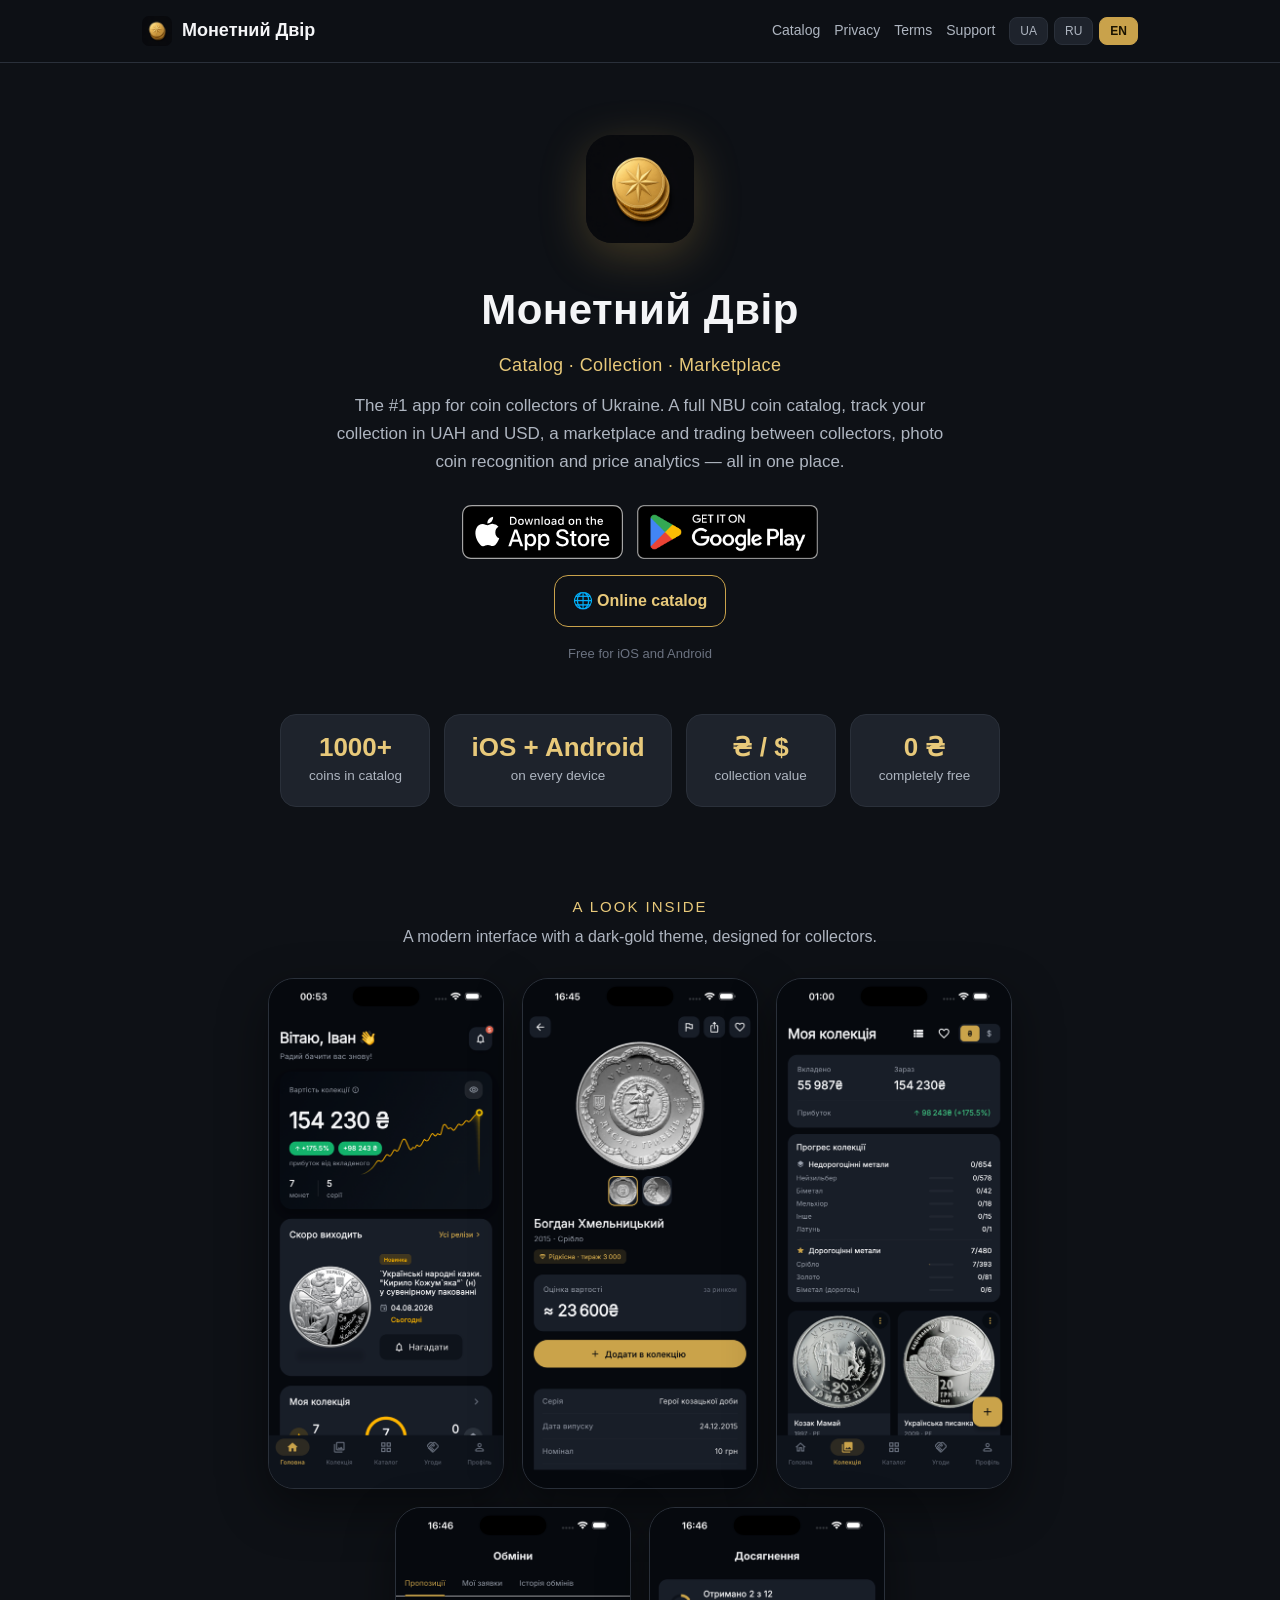
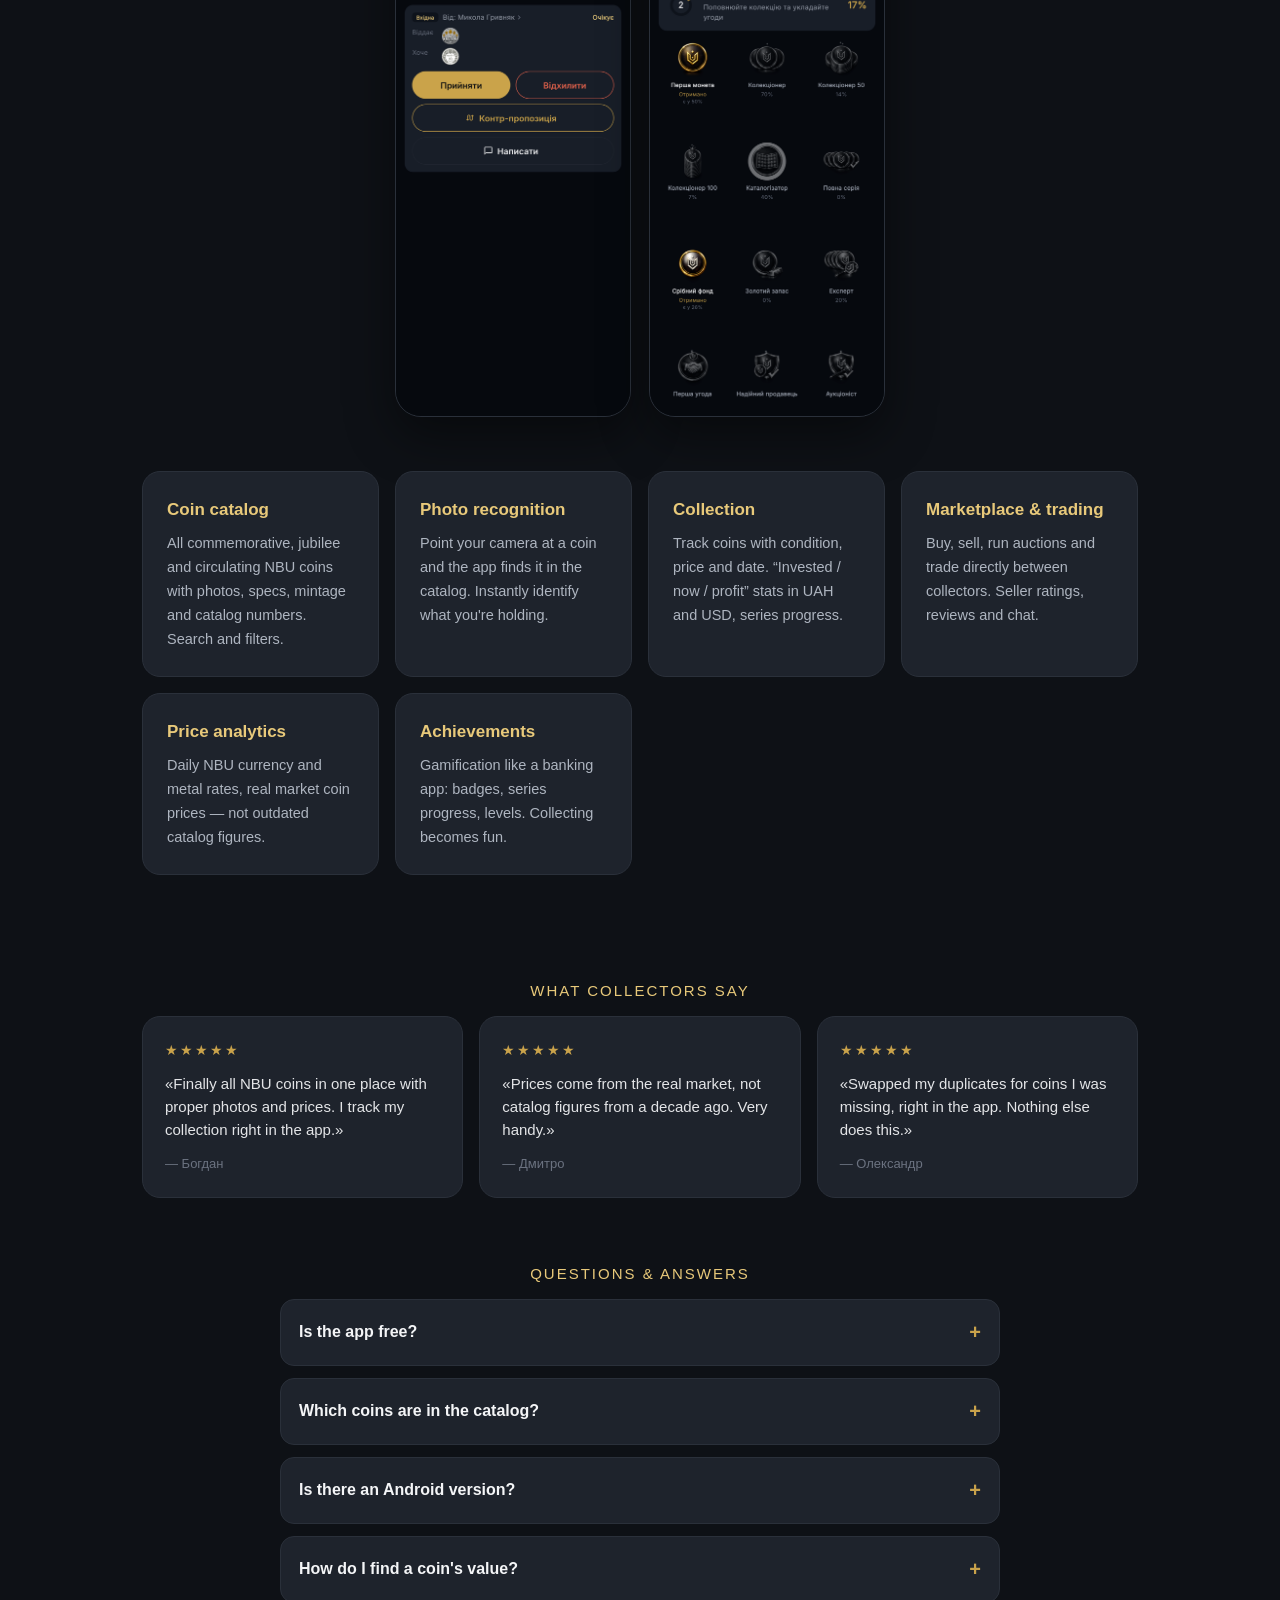
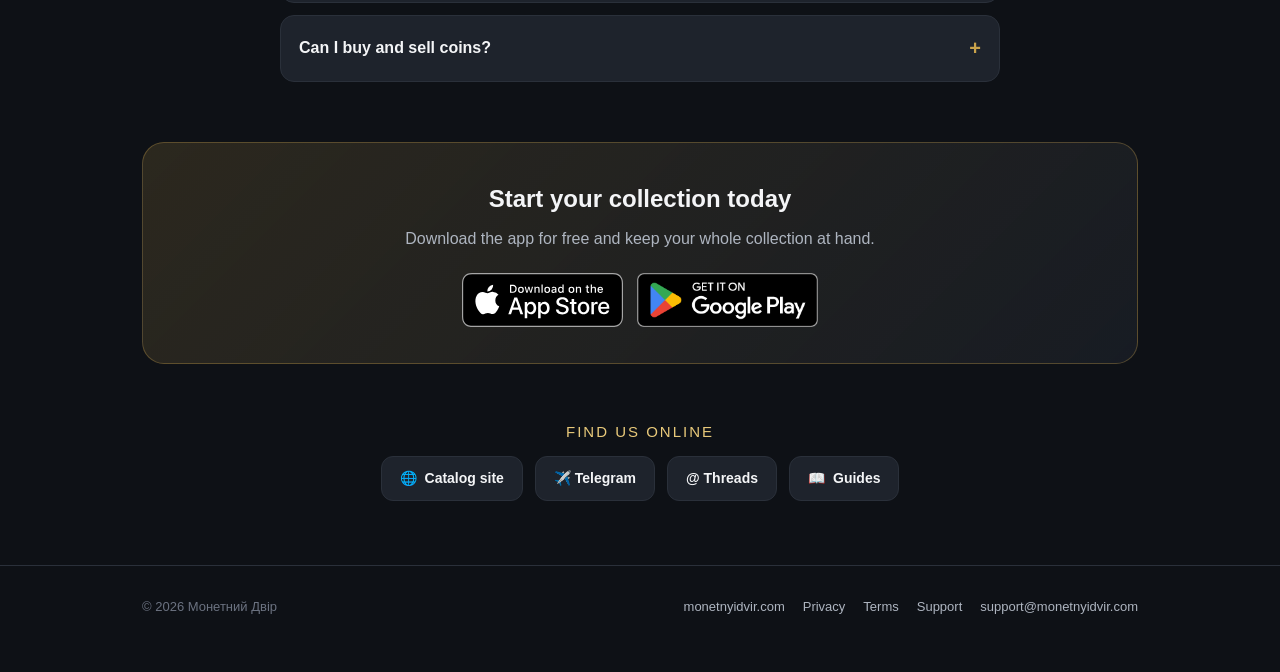
<file: index.html>
<!DOCTYPE html>
<html lang="uk">
<head>
<meta charset="UTF-8">
<meta name="viewport" content="width=device-width, initial-scale=1">
<title>Монетний Двір — каталог, колекція та маркет монет України</title>
<meta name="description" content="Монетний Двір — застосунок №1 для колекціонерів монет НБУ: каталог, облік колекції у ₴ і $, маркетплейс і обмін, розпізнавання монети по фото, аналітика цін. iOS та Android.">
<link rel="icon" href="assets/logo.png">
<link rel="apple-touch-icon" href="assets/logo.png">
<link rel="canonical" href="https://info.monetnyidvir.com/">
<meta property="og:type" content="website">
<meta property="og:site_name" content="Монетний Двір">
<meta property="og:title" content="Монетний Двір — каталог, колекція та маркет монет України">
<meta property="og:description" content="Застосунок №1 для колекціонерів монет НБУ: каталог, облік колекції, маркетплейс і обмін, розпізнавання по фото, аналітика цін. iOS та Android.">
<meta property="og:url" content="https://info.monetnyidvir.com/">
<meta property="og:image" content="https://monetnyidvir.com/og.png">
<meta name="twitter:card" content="summary_large_image">
<meta name="twitter:title" content="Монетний Двір — монети України">
<meta name="twitter:description" content="Каталог, колекція, маркет і обмін монет НБУ. Безкоштовно для iOS та Android.">
<meta name="twitter:image" content="https://monetnyidvir.com/og.png">
<link rel="stylesheet" href="styles.css">
</head>
<body>
<header class="site"><div class="wrap nav">
  <span class="brand"><img src="assets/logo.png" alt="">Монетний Двір</span>
  <span class="spacer"></span>
  <a class="link" href="https://monetnyidvir.com" target="_blank" rel="noopener">
    <span class="langline show" data-lang="uk">Каталог</span>
    <span class="langline" data-lang="ru">Каталог</span>
    <span class="langline" data-lang="en">Catalog</span></a>
  <a class="link" href="privacy.html">
    <span class="langline show" data-lang="uk">Політика</span>
    <span class="langline" data-lang="ru">Политика</span>
    <span class="langline" data-lang="en">Privacy</span></a>
  <a class="link" href="terms.html">
    <span class="langline show" data-lang="uk">Умови</span>
    <span class="langline" data-lang="ru">Условия</span>
    <span class="langline" data-lang="en">Terms</span></a>
  <a class="link" href="support.html">
    <span class="langline show" data-lang="uk">Підтримка</span>
    <span class="langline" data-lang="ru">Поддержка</span>
    <span class="langline" data-lang="en">Support</span></a>
  <span class="langs">
    <button data-set="uk" onclick="setLang('uk')">UA</button>
    <button data-set="ru" onclick="setLang('ru')">RU</button>
    <button data-set="en" onclick="setLang('en')">EN</button>
  </span>
</div></header>

<section class="hero"><div class="wrap">
  <img class="logo" src="assets/logo.png" alt="Монетний Двір">
  <h1>Монетний Двір</h1>

  <div data-lang="uk">
    <p class="tagline">Каталог · Колекція · Маркет</p>
    <p class="lead">Застосунок №1 для колекціонерів монет України. Каталог усіх монет НБУ, облік власної колекції у ₴ і $, маркетплейс і обмін між колекціонерами, розпізнавання монети по фото та аналітика цін — усе в одному місці.</p>
  </div>
  <div data-lang="ru">
    <p class="tagline">Каталог · Коллекция · Маркет</p>
    <p class="lead">Приложение №1 для коллекционеров монет Украины. Каталог всех монет НБУ, учёт коллекции в ₴ и $, маркетплейс и обмен между коллекционерами, распознавание монеты по фото и аналитика цен — всё в одном месте.</p>
  </div>
  <div data-lang="en">
    <p class="tagline">Catalog · Collection · Marketplace</p>
    <p class="lead">The #1 app for coin collectors of Ukraine. A full NBU coin catalog, track your collection in UAH and USD, a marketplace and trading between collectors, photo coin recognition and price analytics — all in one place.</p>
  </div>

  <div class="store-badges">
    <a class="store-badge" href="https://apps.apple.com/app/id6776618005" target="_blank" rel="noopener" aria-label="Download on the App Store"><img src="assets/appstore-badge.svg" alt="Download on the App Store"></a>
    <a class="store-badge" href="https://play.google.com/store/apps/details?id=com.monetnyidvir.app" target="_blank" rel="noopener" aria-label="Get it on Google Play"><img src="assets/googleplay-badge.png" alt="Get it on Google Play"></a>
  </div>
  <div class="badges" style="margin-top:16px">
    <a class="badge ghost" href="https://monetnyidvir.com" target="_blank" rel="noopener"><b>🌐 <span class="langline show" data-lang="uk">Каталог онлайн</span><span class="langline" data-lang="ru">Каталог онлайн</span><span class="langline" data-lang="en">Online catalog</span></b></a>
  </div>
  <p class="subnote">
    <span class="langline show" data-lang="uk">Безкоштовно для iOS та Android</span>
    <span class="langline" data-lang="ru">Бесплатно для iOS и Android</span>
    <span class="langline" data-lang="en">Free for iOS and Android</span>
  </p>
</div></section>

<section class="wrap"><div class="stats">
  <div class="stat"><b>1000+</b><span>
    <span class="langline show" data-lang="uk">монет у каталозі</span>
    <span class="langline" data-lang="ru">монет в каталоге</span>
    <span class="langline" data-lang="en">coins in catalog</span></span></div>
  <div class="stat"><b>iOS + Android</b><span>
    <span class="langline show" data-lang="uk">на всіх пристроях</span>
    <span class="langline" data-lang="ru">на всех устройствах</span>
    <span class="langline" data-lang="en">on every device</span></span></div>
  <div class="stat"><b>₴ / $</b><span>
    <span class="langline show" data-lang="uk">оцінка колекції</span>
    <span class="langline" data-lang="ru">оценка коллекции</span>
    <span class="langline" data-lang="en">collection value</span></span></div>
  <div class="stat"><b>0 ₴</b><span>
    <span class="langline show" data-lang="uk">повністю безкоштовно</span>
    <span class="langline" data-lang="ru">полностью бесплатно</span>
    <span class="langline" data-lang="en">completely free</span></span></div>
</div></section>

<section>
  <div class="wrap">
    <p class="section-title">
      <span class="langline show" data-lang="uk">Як це виглядає</span>
      <span class="langline" data-lang="ru">Как это выглядит</span>
      <span class="langline" data-lang="en">A look inside</span>
    </p>
    <p class="section-sub">
      <span class="langline show" data-lang="uk">Сучасний інтерфейс, темна золота тема, усе продумано для колекціонера.</span>
      <span class="langline" data-lang="ru">Современный интерфейс, тёмная золотая тема, всё продумано для коллекционера.</span>
      <span class="langline" data-lang="en">A modern interface with a dark-gold theme, designed for collectors.</span>
    </p>
  </div>
  <div class="shots wrap">
    <div class="shot"><img src="assets/screens/dashboard.png" alt="Головна — вартість колекції" loading="lazy"></div>
    <div class="shot"><img src="assets/screens/coin_card.png" alt="Картка монети з оцінкою" loading="lazy"></div>
    <div class="shot"><img src="assets/screens/collection_dark.png" alt="Моя колекція та статистика" loading="lazy"></div>
    <div class="shot"><img src="assets/screens/trade.png" alt="Обмін між колекціонерами" loading="lazy"></div>
    <div class="shot"><img src="assets/screens/achievements.png" alt="Досягнення" loading="lazy"></div>
  </div>
</section>

<section class="wrap"><div class="features">
  <!-- UK -->
  <div class="feature" data-lang="uk"><h3>Каталог монет</h3><p>Усі памʼятні, ювілейні та обігові монети НБУ з фото, характеристиками, тиражем і каталожними номерами. Пошук і фільтри.</p></div>
  <div class="feature" data-lang="uk"><h3>Розпізнавання по фото</h3><p>Наведіть камеру на монету — застосунок сам знайде її в каталозі. Швидко визначити, що у вас в руках.</p></div>
  <div class="feature" data-lang="uk"><h3>Колекція</h3><p>Облік монет зі станом, ціною й датою. Статистика «вкладено / зараз / прибуток» у ₴ і $, прогрес по серіях.</p></div>
  <div class="feature" data-lang="uk"><h3>Маркет і обмін</h3><p>Купівля, продаж, аукціони та прямий обмін між колекціонерами. Рейтинги продавців, відгуки й чат.</p></div>
  <div class="feature" data-lang="uk"><h3>Аналітика цін</h3><p>Курси валют і металів НБУ щодня, реальні ринкові ціни монет — а не застарілі каталожні цифри.</p></div>
  <div class="feature" data-lang="uk"><h3>Досягнення</h3><p>Гейміфікація як у банківському застосунку: ачивки, прогрес серій, рівні. Збирати монети стало цікаво.</p></div>
  <!-- RU -->
  <div class="feature" data-lang="ru"><h3>Каталог монет</h3><p>Все памятные, юбилейные и оборотные монеты НБУ с фото, характеристиками, тиражом и каталожными номерами. Поиск и фильтры.</p></div>
  <div class="feature" data-lang="ru"><h3>Распознавание по фото</h3><p>Наведите камеру на монету — приложение само найдёт её в каталоге. Быстро понять, что у вас в руках.</p></div>
  <div class="feature" data-lang="ru"><h3>Коллекция</h3><p>Учёт монет с состоянием, ценой и датой. Статистика «вложено / сейчас / прибыль» в ₴ и $, прогресс по сериям.</p></div>
  <div class="feature" data-lang="ru"><h3>Маркет и обмен</h3><p>Покупка, продажа, аукционы и прямой обмен между коллекционерами. Рейтинги продавцов, отзывы и чат.</p></div>
  <div class="feature" data-lang="ru"><h3>Аналитика цен</h3><p>Курсы валют и металлов НБУ ежедневно, реальные рыночные цены монет — а не устаревшие каталожные цифры.</p></div>
  <div class="feature" data-lang="ru"><h3>Достижения</h3><p>Геймификация как в банковском приложении: ачивки, прогресс серий, уровни. Коллекционировать стало интересно.</p></div>
  <!-- EN -->
  <div class="feature" data-lang="en"><h3>Coin catalog</h3><p>All commemorative, jubilee and circulating NBU coins with photos, specs, mintage and catalog numbers. Search and filters.</p></div>
  <div class="feature" data-lang="en"><h3>Photo recognition</h3><p>Point your camera at a coin and the app finds it in the catalog. Instantly identify what you're holding.</p></div>
  <div class="feature" data-lang="en"><h3>Collection</h3><p>Track coins with condition, price and date. “Invested / now / profit” stats in UAH and USD, series progress.</p></div>
  <div class="feature" data-lang="en"><h3>Marketplace & trading</h3><p>Buy, sell, run auctions and trade directly between collectors. Seller ratings, reviews and chat.</p></div>
  <div class="feature" data-lang="en"><h3>Price analytics</h3><p>Daily NBU currency and metal rates, real market coin prices — not outdated catalog figures.</p></div>
  <div class="feature" data-lang="en"><h3>Achievements</h3><p>Gamification like a banking app: badges, series progress, levels. Collecting becomes fun.</p></div>
</div></section>

<section class="wrap">
  <p class="section-title">
    <span class="langline show" data-lang="uk">Відгуки колекціонерів</span>
    <span class="langline" data-lang="ru">Отзывы коллекционеров</span>
    <span class="langline" data-lang="en">What collectors say</span>
  </p>
  <div class="quotes">
    <div class="quote"><div class="stars">★★★★★</div>
      <p data-lang="uk" class="show">«Нарешті всі монети НБУ в одному місці з нормальними фото і цінами. Веду колекцію прямо в застосунку.»</p>
      <p data-lang="ru">«Наконец-то все монеты НБУ в одном месте с нормальными фото и ценами. Веду коллекцию прямо в приложении.»</p>
      <p data-lang="en">«Finally all NBU coins in one place with proper photos and prices. I track my collection right in the app.»</p>
      <div class="who">— Богдан</div></div>
    <div class="quote"><div class="stars">★★★★★</div>
      <p data-lang="uk" class="show">«Ціни підтягуються з реального ринку, а не якісь каталожні цифри 10-річної давнини. Дуже зручно.»</p>
      <p data-lang="ru">«Цены подтягиваются с реального рынка, а не каталожные цифры 10-летней давности. Очень удобно.»</p>
      <p data-lang="en">«Prices come from the real market, not catalog figures from a decade ago. Very handy.»</p>
      <div class="who">— Дмитро</div></div>
    <div class="quote"><div class="stars">★★★★★</div>
      <p data-lang="uk" class="show">«Обміняв дублікати на монети, яких бракувало, прямо в застосунку. Такого більше ніде немає.»</p>
      <p data-lang="ru">«Обменял дубликаты на монеты, которых не хватало, прямо в приложении. Такого больше нигде нет.»</p>
      <p data-lang="en">«Swapped my duplicates for coins I was missing, right in the app. Nothing else does this.»</p>
      <div class="who">— Олександр</div></div>
  </div>
</section>

<section class="wrap">
  <p class="section-title">
    <span class="langline show" data-lang="uk">Питання й відповіді</span>
    <span class="langline" data-lang="ru">Вопросы и ответы</span>
    <span class="langline" data-lang="en">Questions & answers</span>
  </p>
  <!-- UK FAQ -->
  <div class="faq" data-lang="uk">
    <details><summary>Застосунок безкоштовний?</summary><p>Так, повністю безкоштовний для iOS та Android. Каталог, облік колекції, маркет і обмін доступні без оплати.</p></details>
    <details><summary>Які монети є в каталозі?</summary><p>Усі памʼятні, ювілейні та обігові монети НБУ — понад 1000 позицій із фото, характеристиками, тиражем і каталожними номерами.</p></details>
    <details><summary>Чи є версія для Android?</summary><p>Так. Застосунок доступний і в App Store, і в Google Play. Дані колекції синхронізуються з вашим акаунтом.</p></details>
    <details><summary>Як дізнатися вартість монети?</summary><p>На сторінці кожної монети показана реальна ринкова ціна на основі актуальних даних, а не застарілі каталожні цифри.</p></details>
    <details><summary>Можна купувати й продавати монети?</summary><p>Так, у застосунку є маркетплейс: продаж, купівля, аукціони та прямий обмін між колекціонерами з рейтингами й чатом.</p></details>
  </div>
  <!-- RU FAQ -->
  <div class="faq" data-lang="ru">
    <details><summary>Приложение бесплатное?</summary><p>Да, полностью бесплатное для iOS и Android. Каталог, учёт коллекции, маркет и обмен доступны без оплаты.</p></details>
    <details><summary>Какие монеты есть в каталоге?</summary><p>Все памятные, юбилейные и оборотные монеты НБУ — более 1000 позиций с фото, характеристиками, тиражом и каталожными номерами.</p></details>
    <details><summary>Есть версия для Android?</summary><p>Да. Приложение доступно и в App Store, и в Google Play. Данные коллекции синхронизируются с вашим аккаунтом.</p></details>
    <details><summary>Как узнать стоимость монеты?</summary><p>На странице каждой монеты показана реальная рыночная цена по актуальным данным, а не устаревшие каталожные цифры.</p></details>
    <details><summary>Можно покупать и продавать монеты?</summary><p>Да, в приложении есть маркетплейс: продажа, покупка, аукционы и прямой обмен между коллекционерами с рейтингами и чатом.</p></details>
  </div>
  <!-- EN FAQ -->
  <div class="faq" data-lang="en">
    <details><summary>Is the app free?</summary><p>Yes, completely free for iOS and Android. The catalog, collection tracking, marketplace and trading are all available at no cost.</p></details>
    <details><summary>Which coins are in the catalog?</summary><p>All commemorative, jubilee and circulating NBU coins — over 1,000 items with photos, specs, mintage and catalog numbers.</p></details>
    <details><summary>Is there an Android version?</summary><p>Yes. The app is on both the App Store and Google Play. Your collection syncs with your account.</p></details>
    <details><summary>How do I find a coin's value?</summary><p>Each coin's page shows a real market price based on current data, not outdated catalog figures.</p></details>
    <details><summary>Can I buy and sell coins?</summary><p>Yes, the app has a marketplace: selling, buying, auctions and direct trading between collectors, with ratings and chat.</p></details>
  </div>
</section>

<section class="wrap"><div class="cta-band">
  <h2>
    <span class="langline show" data-lang="uk">Почніть вести колекцію вже сьогодні</span>
    <span class="langline" data-lang="ru">Начните вести коллекцию уже сегодня</span>
    <span class="langline" data-lang="en">Start your collection today</span>
  </h2>
  <p>
    <span class="langline show" data-lang="uk">Завантажте застосунок безкоштовно й тримайте всю колекцію під рукою.</span>
    <span class="langline" data-lang="ru">Скачайте приложение бесплатно и держите всю коллекцию под рукой.</span>
    <span class="langline" data-lang="en">Download the app for free and keep your whole collection at hand.</span>
  </p>
  <div class="store-badges">
    <a class="store-badge" href="https://apps.apple.com/app/id6776618005" target="_blank" rel="noopener" aria-label="Download on the App Store"><img src="assets/appstore-badge.svg" alt="Download on the App Store"></a>
    <a class="store-badge" href="https://play.google.com/store/apps/details?id=com.monetnyidvir.app" target="_blank" rel="noopener" aria-label="Get it on Google Play"><img src="assets/googleplay-badge.png" alt="Get it on Google Play"></a>
  </div>
</div></section>

<section class="wrap">
  <p class="section-title">
    <span class="langline show" data-lang="uk">Ми в мережі</span>
    <span class="langline" data-lang="ru">Мы в сети</span>
    <span class="langline" data-lang="en">Find us online</span>
  </p>
  <div class="social">
    <a href="https://monetnyidvir.com" target="_blank" rel="noopener">🌐 <span class="langline show" data-lang="uk">Сайт-каталог</span><span class="langline" data-lang="ru">Сайт-каталог</span><span class="langline" data-lang="en">Catalog site</span></a>
    <a href="https://t.me/monetnyidvir" target="_blank" rel="noopener">✈️ Telegram</a>
    <a href="https://www.threads.com/@monetnyidvir" target="_blank" rel="noopener">@ Threads</a>
    <a href="https://monetnyidvir.com/uk/guides/" target="_blank" rel="noopener">📖 <span class="langline show" data-lang="uk">Гайди</span><span class="langline" data-lang="ru">Гайды</span><span class="langline" data-lang="en">Guides</span></a>
  </div>
</section>

<footer class="site"><div class="wrap row">
  <span>© 2026 Монетний Двір</span>
  <span class="spacer"></span>
  <a href="https://monetnyidvir.com" target="_blank" rel="noopener">monetnyidvir.com</a>
  <a href="privacy.html">Privacy</a>
  <a href="terms.html">Terms</a>
  <a href="support.html">Support</a>
  <a href="mailto:support@monetnyidvir.com">support@monetnyidvir.com</a>
</div></footer>

<script src="lang.js"></script>
</body>
</html>
</file>
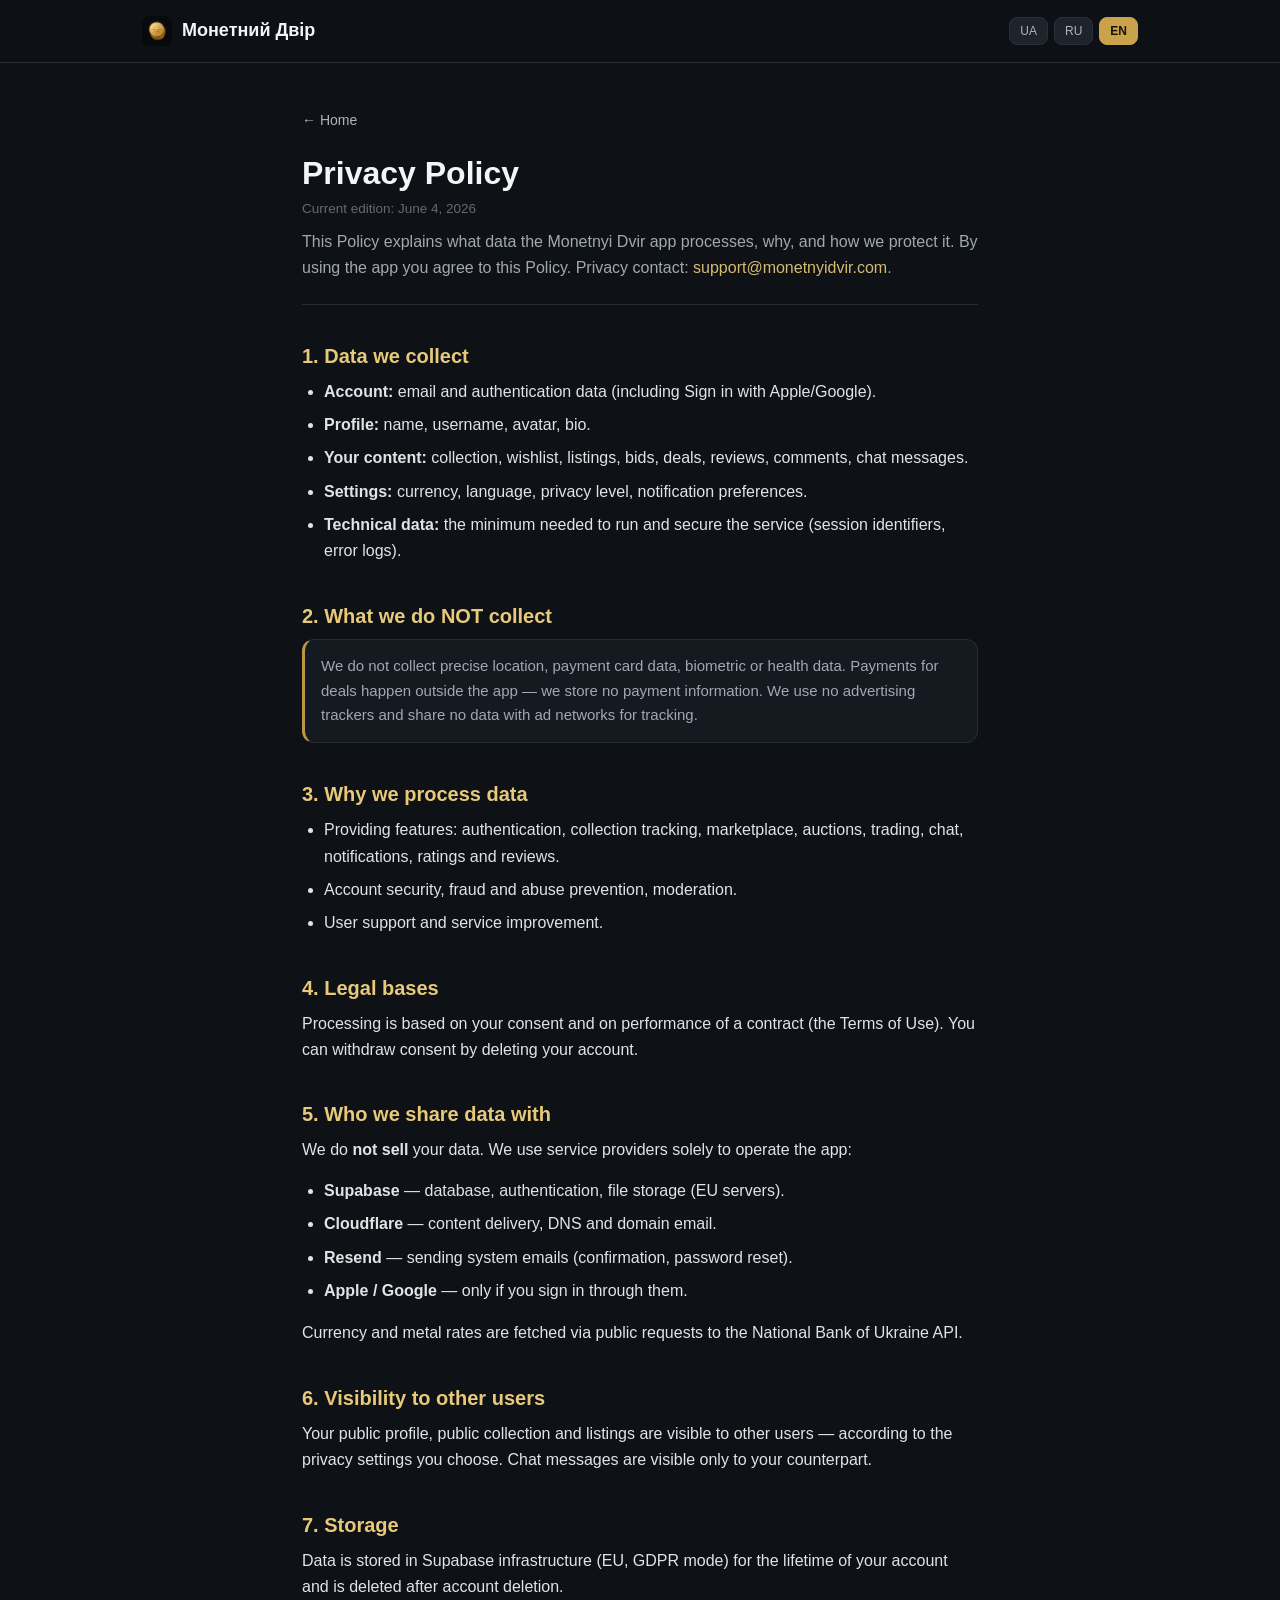
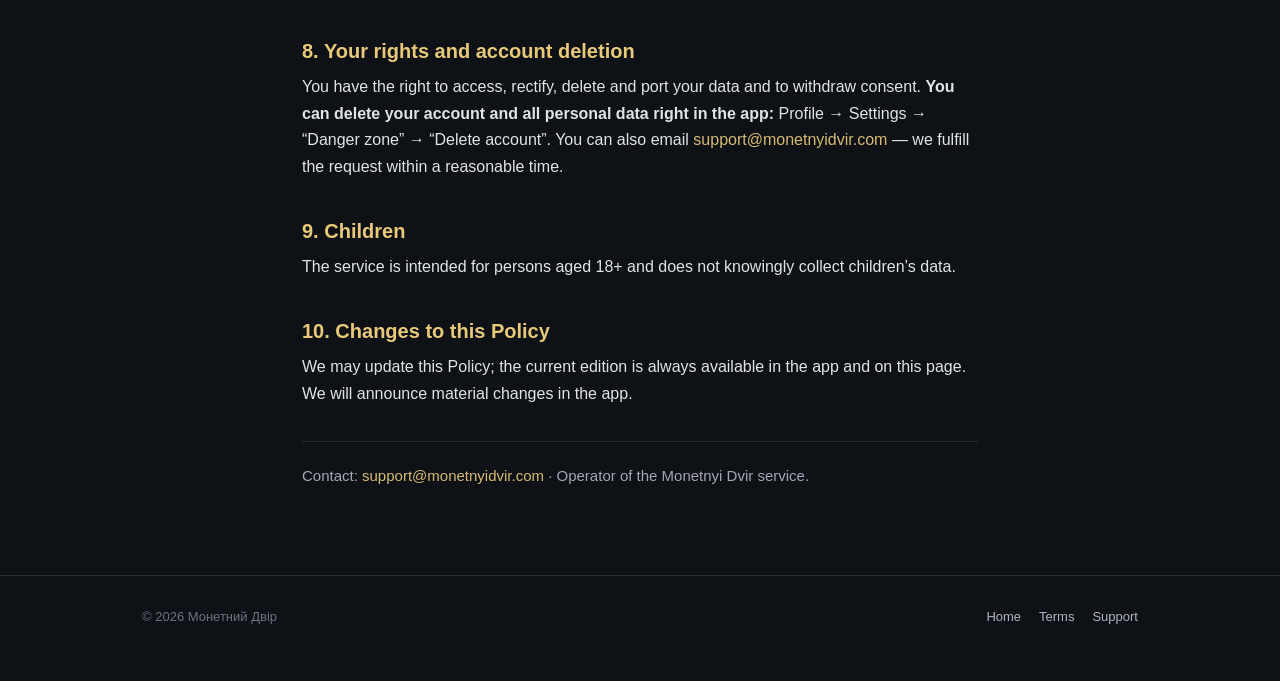
<file: privacy.html>
<!DOCTYPE html>
<html lang="uk">
<head>
<meta charset="UTF-8">
<meta name="viewport" content="width=device-width, initial-scale=1">
<title>Політика конфіденційності — Монетний Двір</title>
<meta name="description" content="Політика конфіденційності застосунку «Монетний Двір».">
<link rel="icon" href="assets/logo.png">
<link rel="stylesheet" href="styles.css">
</head>
<body>
<header class="site"><div class="wrap nav">
  <a class="brand" href="index.html"><img src="assets/logo.png" alt="">Монетний Двір</a>
  <span class="spacer"></span>
  <span class="langs">
    <button data-set="uk" onclick="setLang('uk')">UA</button>
    <button data-set="ru" onclick="setLang('ru')">RU</button>
    <button data-set="en" onclick="setLang('en')">EN</button>
  </span>
</div></header>

<main class="wrap page">

<!-- ════════ UK ════════ -->
<div data-lang="uk">
  <a class="back" href="index.html">← На головну</a>
  <h1>Політика конфіденційності</h1>
  <p class="edition">Чинна редакція: 4 червня 2026 р.</p>
  <p class="intro">Ця Політика пояснює, які дані обробляє застосунок «Монетний Двір», навіщо і як ми їх захищаємо. Користуючись застосунком, ви погоджуєтесь із цією Політикою. З питань приватності: <a href="mailto:support@monetnyidvir.com">support@monetnyidvir.com</a>.</p>

  <h2>1. Які дані ми збираємо</h2>
  <ul>
    <li><b>Обліковий запис:</b> email та дані автентифікації (зокрема при вході через Apple/Google).</li>
    <li><b>Профіль:</b> імʼя, username, аватар, опис «про себе».</li>
    <li><b>Ваш контент:</b> колекція, список бажань, оголошення, ставки, угоди, відгуки, коментарі, повідомлення чату.</li>
    <li><b>Налаштування:</b> валюта, мова, рівень приватності, налаштування сповіщень.</li>
    <li><b>Технічні дані:</b> мінімально потрібні для роботи й безпеки сервісу (ідентифікатори сесії, журнали помилок).</li>
  </ul>

  <h2>2. Чого ми НЕ збираємо</h2>
  <p class="note">Ми не збираємо точну геолокацію, дані платіжних карток, біометричні чи медичні дані. Розрахунки за угоди відбуваються поза застосунком — ми не зберігаємо платіжної інформації. Ми не використовуємо рекламних трекерів і не передаємо дані рекламним мережам для відстеження.</p>

  <h2>3. Навіщо ми обробляємо дані</h2>
  <ul>
    <li>Надання функцій: автентифікація, облік колекції, маркет, аукціони, обмін, чат, сповіщення, рейтинги й відгуки.</li>
    <li>Безпека акаунтів, запобігання шахрайству та зловживанням, модерація.</li>
    <li>Підтримка користувачів і покращення сервісу.</li>
  </ul>

  <h2>4. Правові підстави</h2>
  <p>Обробка ґрунтується на вашій згоді та на виконанні договору (Умов використання). Згоду можна відкликати, видаливши акаунт.</p>

  <h2>5. Кому ми передаємо дані</h2>
  <p>Ми <b>не продаємо</b> ваші дані. Залучаємо постачальників послуг лише для роботи застосунку:</p>
  <ul>
    <li><b>Supabase</b> — база даних, авторизація, сховище файлів (сервери в ЄС).</li>
    <li><b>Cloudflare</b> — мережа доставки, DNS і пошта домену.</li>
    <li><b>Resend</b> — надсилання системних листів (підтвердження, відновлення пароля).</li>
    <li><b>Apple / Google</b> — лише якщо ви входите через їхній вхід.</li>
  </ul>
  <p>Курси валют і металів отримуємо публічними запитами до API Національного банку України.</p>

  <h2>6. Видимість для інших користувачів</h2>
  <p>Ваш публічний профіль, публічна колекція та оголошення видно іншим користувачам — згідно з обраними вами налаштуваннями приватності. Повідомлення в чаті бачить лише ваш співрозмовник.</p>

  <h2>7. Зберігання</h2>
  <p>Дані зберігаються в інфраструктурі Supabase (ЄС, режим GDPR) протягом існування вашого акаунта і видаляються після видалення акаунта.</p>

  <h2>8. Ваші права та видалення акаунта</h2>
  <p>Ви маєте право на доступ, виправлення, видалення та перенесення даних і на відкликання згоди. <b>Видалити акаунт і всі особисті дані можна прямо в застосунку:</b> Профіль → Налаштування → «Небезпечна зона» → «Видалити акаунт». Також можна написати на <a href="mailto:support@monetnyidvir.com">support@monetnyidvir.com</a> — ми виконаємо запит у розумний строк.</p>

  <h2>9. Діти</h2>
  <p>Сервіс призначений для осіб віком від 18 років і свідомо не збирає даних дітей.</p>

  <h2>10. Зміни до Політики</h2>
  <p>Ми можемо оновлювати цю Політику; актуальна редакція завжди доступна в застосунку та на цій сторінці. Істотні зміни ми повідомимо в застосунку.</p>

  <p class="contact">Контакт: <a href="mailto:support@monetnyidvir.com">support@monetnyidvir.com</a> · Власник сервісу «Монетний Двір».</p>
</div>

<!-- ════════ RU ════════ -->
<div data-lang="ru">
  <a class="back" href="index.html">← На главную</a>
  <h1>Политика конфиденциальности</h1>
  <p class="edition">Действующая редакция: 4 июня 2026 г.</p>
  <p class="intro">Эта Политика объясняет, какие данные обрабатывает приложение «Монетний Двір», зачем и как мы их защищаем. Используя приложение, вы соглашаетесь с этой Политикой. По вопросам приватности: <a href="mailto:support@monetnyidvir.com">support@monetnyidvir.com</a>.</p>

  <h2>1. Какие данные мы собираем</h2>
  <ul>
    <li><b>Учётная запись:</b> email и данные аутентификации (в т.ч. при входе через Apple/Google).</li>
    <li><b>Профиль:</b> имя, username, аватар, описание «о себе».</li>
    <li><b>Ваш контент:</b> коллекция, список желаний, объявления, ставки, сделки, отзывы, комментарии, сообщения чата.</li>
    <li><b>Настройки:</b> валюта, язык, уровень приватности, настройки уведомлений.</li>
    <li><b>Технические данные:</b> минимально необходимые для работы и безопасности (идентификаторы сессии, журналы ошибок).</li>
  </ul>

  <h2>2. Что мы НЕ собираем</h2>
  <p class="note">Мы не собираем точную геолокацию, данные платёжных карт, биометрические или медицинские данные. Расчёты по сделкам происходят вне приложения — мы не храним платёжную информацию. Мы не используем рекламные трекеры и не передаём данные рекламным сетям для отслеживания.</p>

  <h2>3. Зачем мы обрабатываем данные</h2>
  <ul>
    <li>Предоставление функций: аутентификация, учёт коллекции, маркет, аукционы, обмен, чат, уведомления, рейтинги и отзывы.</li>
    <li>Безопасность аккаунтов, предотвращение мошенничества и злоупотреблений, модерация.</li>
    <li>Поддержка пользователей и улучшение сервиса.</li>
  </ul>

  <h2>4. Правовые основания</h2>
  <p>Обработка основана на вашем согласии и на исполнении договора (Условий использования). Согласие можно отозвать, удалив аккаунт.</p>

  <h2>5. Кому мы передаём данные</h2>
  <p>Мы <b>не продаём</b> ваши данные. Привлекаем поставщиков услуг только для работы приложения:</p>
  <ul>
    <li><b>Supabase</b> — база данных, авторизация, хранилище файлов (серверы в ЕС).</li>
    <li><b>Cloudflare</b> — сеть доставки, DNS и почта домена.</li>
    <li><b>Resend</b> — отправка системных писем (подтверждение, восстановление пароля).</li>
    <li><b>Apple / Google</b> — только если вы входите через их вход.</li>
  </ul>
  <p>Курсы валют и металлов получаем публичными запросами к API Национального банка Украины.</p>

  <h2>6. Видимость для других пользователей</h2>
  <p>Ваш публичный профиль, публичная коллекция и объявления видны другим пользователям — согласно выбранным вами настройкам приватности. Сообщения в чате видит только ваш собеседник.</p>

  <h2>7. Хранение</h2>
  <p>Данные хранятся в инфраструктуре Supabase (ЕС, режим GDPR) в течение существования вашего аккаунта и удаляются после удаления аккаунта.</p>

  <h2>8. Ваши права и удаление аккаунта</h2>
  <p>Вы имеете право на доступ, исправление, удаление и перенос данных и на отзыв согласия. <b>Удалить аккаунт и все личные данные можно прямо в приложении:</b> Профиль → Настройки → «Опасная зона» → «Удалить аккаунт». Также можно написать на <a href="mailto:support@monetnyidvir.com">support@monetnyidvir.com</a> — мы выполним запрос в разумный срок.</p>

  <h2>9. Дети</h2>
  <p>Сервис предназначен для лиц от 18 лет и сознательно не собирает данные детей.</p>

  <h2>10. Изменения Политики</h2>
  <p>Мы можем обновлять эту Политику; актуальная редакция всегда доступна в приложении и на этой странице. О существенных изменениях сообщим в приложении.</p>

  <p class="contact">Контакт: <a href="mailto:support@monetnyidvir.com">support@monetnyidvir.com</a> · Владелец сервиса «Монетний Двір».</p>
</div>

<!-- ════════ EN ════════ -->
<div data-lang="en">
  <a class="back" href="index.html">← Home</a>
  <h1>Privacy Policy</h1>
  <p class="edition">Current edition: June 4, 2026</p>
  <p class="intro">This Policy explains what data the Monetnyi Dvir app processes, why, and how we protect it. By using the app you agree to this Policy. Privacy contact: <a href="mailto:support@monetnyidvir.com">support@monetnyidvir.com</a>.</p>

  <h2>1. Data we collect</h2>
  <ul>
    <li><b>Account:</b> email and authentication data (including Sign in with Apple/Google).</li>
    <li><b>Profile:</b> name, username, avatar, bio.</li>
    <li><b>Your content:</b> collection, wishlist, listings, bids, deals, reviews, comments, chat messages.</li>
    <li><b>Settings:</b> currency, language, privacy level, notification preferences.</li>
    <li><b>Technical data:</b> the minimum needed to run and secure the service (session identifiers, error logs).</li>
  </ul>

  <h2>2. What we do NOT collect</h2>
  <p class="note">We do not collect precise location, payment card data, biometric or health data. Payments for deals happen outside the app — we store no payment information. We use no advertising trackers and share no data with ad networks for tracking.</p>

  <h2>3. Why we process data</h2>
  <ul>
    <li>Providing features: authentication, collection tracking, marketplace, auctions, trading, chat, notifications, ratings and reviews.</li>
    <li>Account security, fraud and abuse prevention, moderation.</li>
    <li>User support and service improvement.</li>
  </ul>

  <h2>4. Legal bases</h2>
  <p>Processing is based on your consent and on performance of a contract (the Terms of Use). You can withdraw consent by deleting your account.</p>

  <h2>5. Who we share data with</h2>
  <p>We do <b>not sell</b> your data. We use service providers solely to operate the app:</p>
  <ul>
    <li><b>Supabase</b> — database, authentication, file storage (EU servers).</li>
    <li><b>Cloudflare</b> — content delivery, DNS and domain email.</li>
    <li><b>Resend</b> — sending system emails (confirmation, password reset).</li>
    <li><b>Apple / Google</b> — only if you sign in through them.</li>
  </ul>
  <p>Currency and metal rates are fetched via public requests to the National Bank of Ukraine API.</p>

  <h2>6. Visibility to other users</h2>
  <p>Your public profile, public collection and listings are visible to other users — according to the privacy settings you choose. Chat messages are visible only to your counterpart.</p>

  <h2>7. Storage</h2>
  <p>Data is stored in Supabase infrastructure (EU, GDPR mode) for the lifetime of your account and is deleted after account deletion.</p>

  <h2>8. Your rights and account deletion</h2>
  <p>You have the right to access, rectify, delete and port your data and to withdraw consent. <b>You can delete your account and all personal data right in the app:</b> Profile → Settings → “Danger zone” → “Delete account”. You can also email <a href="mailto:support@monetnyidvir.com">support@monetnyidvir.com</a> — we fulfill the request within a reasonable time.</p>

  <h2>9. Children</h2>
  <p>The service is intended for persons aged 18+ and does not knowingly collect children’s data.</p>

  <h2>10. Changes to this Policy</h2>
  <p>We may update this Policy; the current edition is always available in the app and on this page. We will announce material changes in the app.</p>

  <p class="contact">Contact: <a href="mailto:support@monetnyidvir.com">support@monetnyidvir.com</a> · Operator of the Monetnyi Dvir service.</p>
</div>

</main>

<footer class="site"><div class="wrap row">
  <span>© 2026 Монетний Двір</span><span class="spacer"></span>
  <a href="index.html">Home</a><a href="terms.html">Terms</a><a href="support.html">Support</a>
</div></footer>
<script src="lang.js"></script>
</body>
</html>
</file>
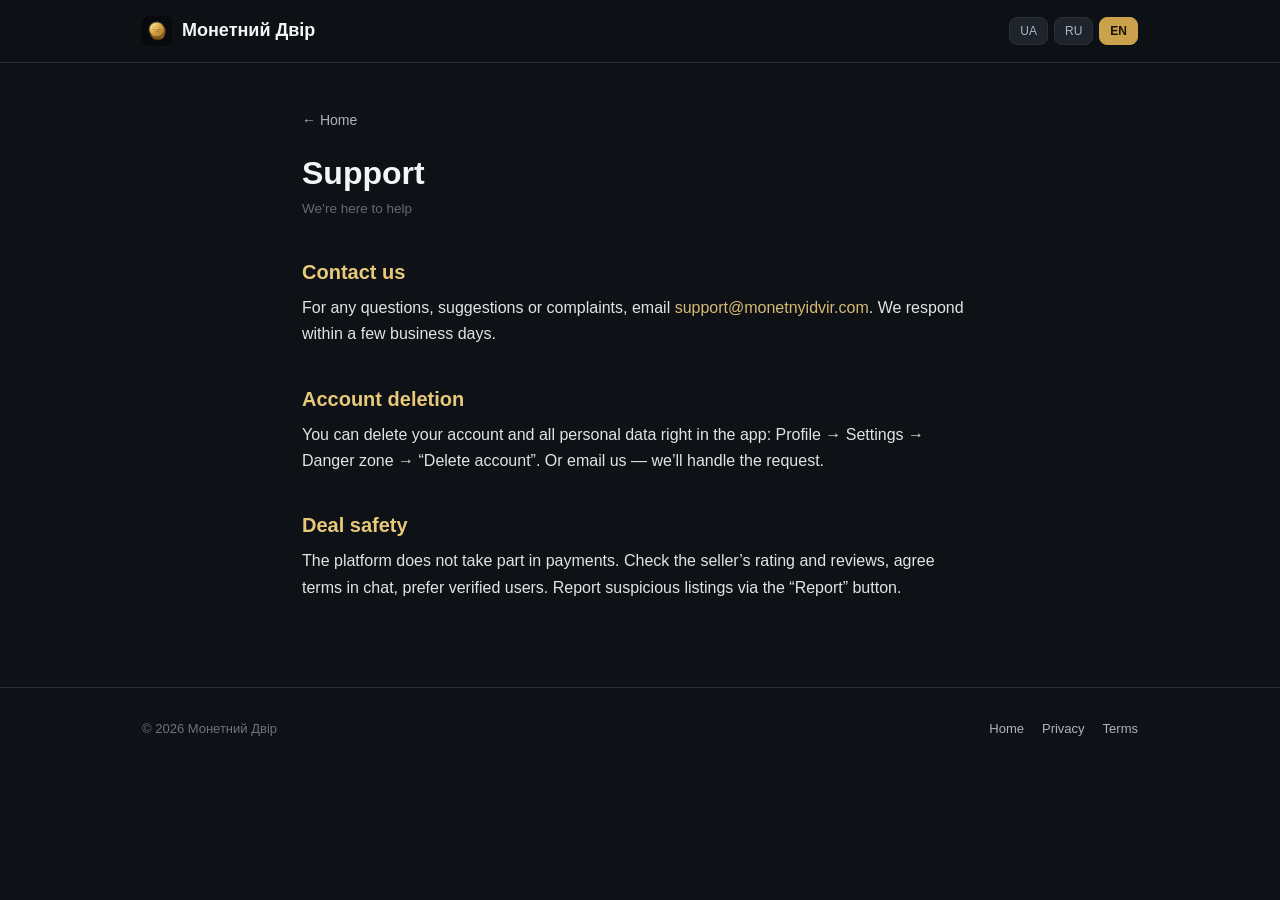
<file: support.html>
<!DOCTYPE html>
<html lang="uk">
<head>
<meta charset="UTF-8">
<meta name="viewport" content="width=device-width, initial-scale=1">
<title>Підтримка — Монетний Двір</title>
<meta name="description" content="Підтримка застосунку «Монетний Двір».">
<link rel="icon" href="assets/logo.png">
<link rel="stylesheet" href="styles.css">
</head>
<body>
<header class="site"><div class="wrap nav">
  <a class="brand" href="index.html" style="color:inherit"><img src="assets/logo.png" alt="">Монетний Двір</a>
  <span class="spacer"></span>
  <span class="langs">
    <button data-set="uk" onclick="setLang('uk')">UA</button>
    <button data-set="ru" onclick="setLang('ru')">RU</button>
    <button data-set="en" onclick="setLang('en')">EN</button>
  </span>
</div></header>

<main class="wrap page">
<div data-lang="uk">
  <a class="back" href="index.html">← На головну</a>
  <h1>Підтримка</h1>
  <p class="edition">Ми тут, щоб допомогти</p>
  <h2>Звʼязатися з нами</h2>
  <p>З будь-яких питань, пропозицій чи скарг пишіть на <a href="mailto:support@monetnyidvir.com">support@monetnyidvir.com</a>. Відповідаємо протягом кількох робочих днів.</p>
  <h2>Видалення акаунта</h2>
  <p>Видалити акаунт і всі особисті дані можна прямо в застосунку: Профіль → Налаштування → Небезпечна зона → «Видалити акаунт». Або напишіть нам — виконаємо запит.</p>
  <h2>Безпека угод</h2>
  <p>Платформа не бере участі в розрахунках. Перевіряйте рейтинг і відгуки продавця, узгоджуйте умови в чаті, надавайте перевагу перевіреним учасникам. Про підозрілі лоти повідомляйте кнопкою «Поскаржитись».</p>
</div>
<div data-lang="ru">
  <a class="back" href="index.html">← На главную</a>
  <h1>Поддержка</h1>
  <p class="edition">Мы здесь, чтобы помочь</p>
  <h2>Связаться с нами</h2>
  <p>По любым вопросам, предложениям или жалобам пишите на <a href="mailto:support@monetnyidvir.com">support@monetnyidvir.com</a>. Отвечаем в течение нескольких рабочих дней.</p>
  <h2>Удаление аккаунта</h2>
  <p>Удалить аккаунт и все личные данные можно прямо в приложении: Профиль → Настройки → Опасная зона → «Удалить аккаунт». Или напишите нам — выполним запрос.</p>
  <h2>Безопасность сделок</h2>
  <p>Платформа не участвует в расчётах. Проверяйте рейтинг и отзывы продавца, согласовывайте условия в чате, отдавайте предпочтение проверенным участникам. О подозрительных лотах сообщайте кнопкой «Пожаловаться».</p>
</div>
<div data-lang="en">
  <a class="back" href="index.html">← Home</a>
  <h1>Support</h1>
  <p class="edition">We’re here to help</p>
  <h2>Contact us</h2>
  <p>For any questions, suggestions or complaints, email <a href="mailto:support@monetnyidvir.com">support@monetnyidvir.com</a>. We respond within a few business days.</p>
  <h2>Account deletion</h2>
  <p>You can delete your account and all personal data right in the app: Profile → Settings → Danger zone → “Delete account”. Or email us — we’ll handle the request.</p>
  <h2>Deal safety</h2>
  <p>The platform does not take part in payments. Check the seller’s rating and reviews, agree terms in chat, prefer verified users. Report suspicious listings via the “Report” button.</p>
</div>
</main>

<footer class="site"><div class="wrap row">
  <span>© 2026 Монетний Двір</span><span class="spacer"></span>
  <a href="index.html">Home</a><a href="privacy.html">Privacy</a><a href="terms.html">Terms</a>
</div></footer>
<script src="lang.js"></script>
</body>
</html>
</file>
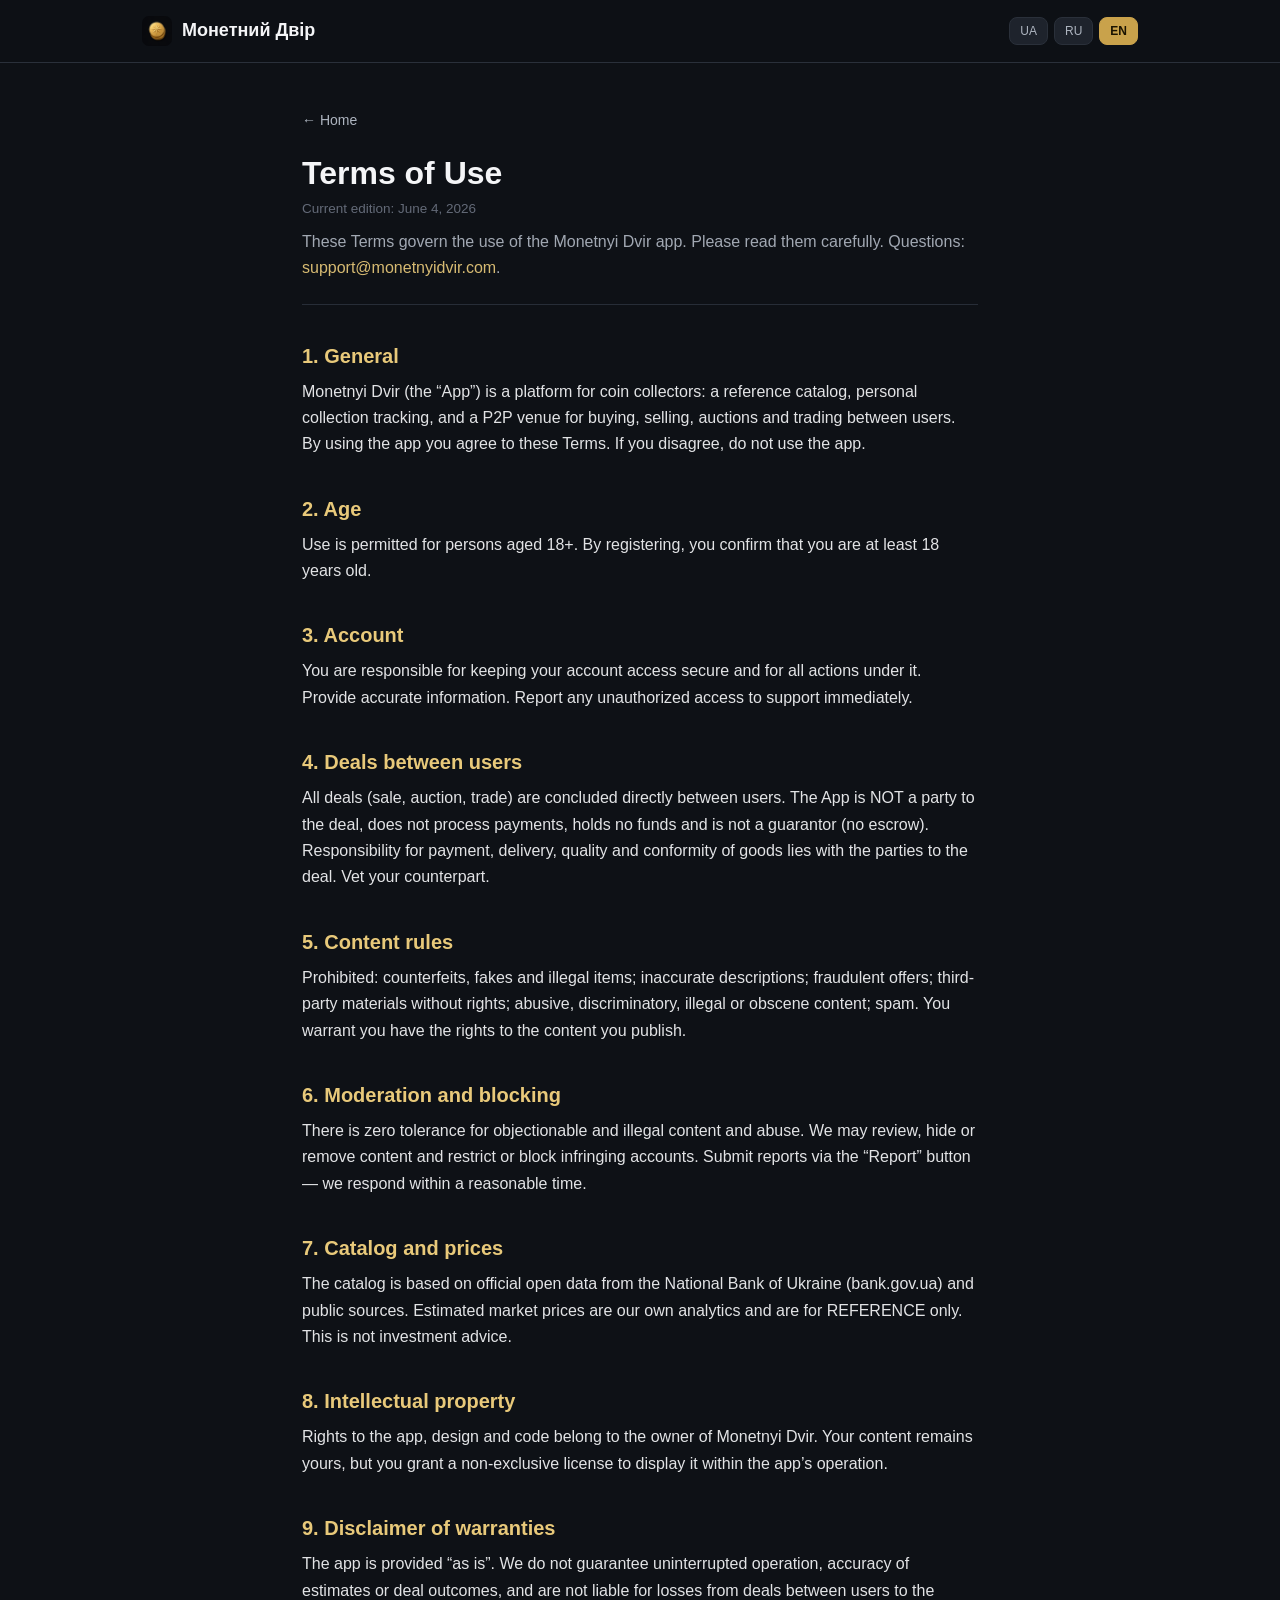
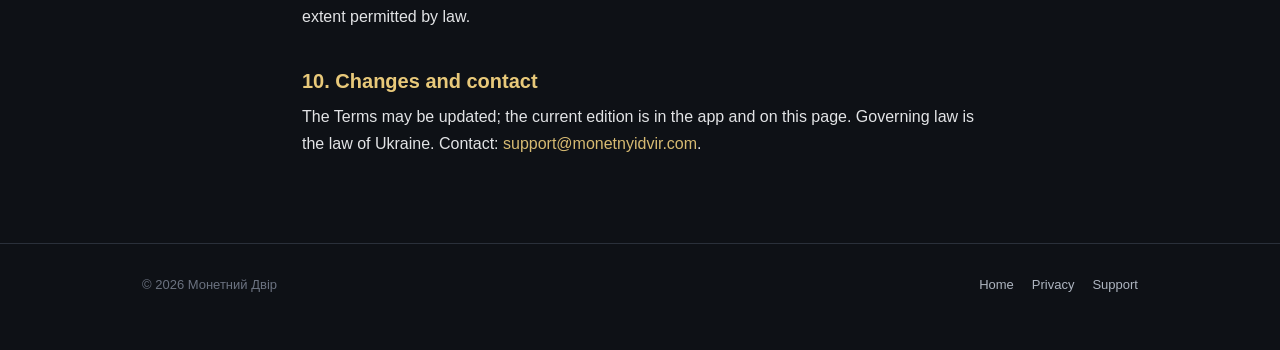
<file: terms.html>
<!DOCTYPE html>
<html lang="uk">
<head>
<meta charset="UTF-8">
<meta name="viewport" content="width=device-width, initial-scale=1">
<title>Умови використання — Монетний Двір</title>
<meta name="description" content="Умови використання застосунку «Монетний Двір».">
<link rel="icon" href="assets/logo.png">
<link rel="stylesheet" href="styles.css">
</head>
<body>
<header class="site"><div class="wrap nav">
  <a class="brand" href="index.html" style="color:inherit"><img src="assets/logo.png" alt="">Монетний Двір</a>
  <span class="spacer"></span>
  <span class="langs">
    <button data-set="uk" onclick="setLang('uk')">UA</button>
    <button data-set="ru" onclick="setLang('ru')">RU</button>
    <button data-set="en" onclick="setLang('en')">EN</button>
  </span>
</div></header>

<main class="wrap page">

<!-- ════════ UK ════════ -->
<div data-lang="uk">
  <a class="back" href="index.html">← На головну</a>
  <h1>Умови використання</h1>
  <p class="edition">Чинна редакція: 4 червня 2026 р.</p>
  <p class="intro">Ці Умови регулюють користування застосунком «Монетний Двір». Будь ласка, прочитайте їх уважно. З питань: <a href="mailto:support@monetnyidvir.com">support@monetnyidvir.com</a>.</p>

  <h2>1. Загальні положення</h2>
  <p>«Монетний Двір» (далі — «Застосунок») — платформа для колекціонерів монет: довідковий каталог, облік особистої колекції та P2P-майданчик для купівлі, продажу, аукціонів і обміну між користувачами. Користуючись застосунком, ви погоджуєтесь із цими Умовами. Якщо не згодні — не користуйтесь застосунком.</p>
  <h2>2. Вік</h2>
  <p>Користування дозволено особам від 18 років. Реєструючись, ви підтверджуєте, що вам виповнилось 18 років.</p>
  <h2>3. Акаунт</h2>
  <p>Ви відповідаєте за збереження доступу до акаунта та за всі дії під ним. Вказуйте достовірні дані. Про несанкціонований доступ негайно повідомляйте підтримку.</p>
  <h2>4. Угоди між користувачами</h2>
  <p>Усі угоди (продаж, аукціон, обмін) укладаються безпосередньо між користувачами. Застосунок НЕ є стороною угоди, не проводить розрахунків, не зберігає коштів і не виступає гарантом (ескроу немає). Відповідальність за оплату, доставку, якість і відповідність товару несуть сторони угоди. Перевіряйте контрагента.</p>
  <h2>5. Правила контенту</h2>
  <p>Заборонено розміщувати: підробки, фальсифікати та незаконні предмети; недостовірні описи; шахрайські пропозиції; чужі матеріали без прав; образливий, дискримінаційний, незаконний чи нецензурний контент; спам. Ви гарантуєте, що маєте право на контент, який публікуєте.</p>
  <h2>6. Модерація та блокування</h2>
  <p>Діє нульова толерантність до образливого та незаконного контенту й зловживань. Ми можемо перевіряти, приховувати чи видаляти контент і обмежувати або блокувати акаунти порушників. Скарги подавайте кнопкою «Поскаржитись» — ми реагуємо у розумний строк.</p>
  <h2>7. Каталог і ціни</h2>
  <p>Каталог сформовано на основі офіційних відкритих даних Національного банку України (bank.gov.ua) та публічних джерел. Орієнтовні ринкові ціни — результат власної аналітики і мають ДОВІДКОВИЙ характер. Це не інвестиційна порада.</p>
  <h2>8. Інтелектуальна власність</h2>
  <p>Права на застосунок, дизайн і код належать власнику «Монетний Двір». Ваш контент лишається вашим, але ви надаєте невиключну ліцензію показувати його в межах роботи застосунку.</p>
  <h2>9. Відмова від гарантій</h2>
  <p>Застосунок надається «як є». Ми не гарантуємо безперебійної роботи, точності оцінок чи результатів угод і не несемо відповідальності за збитки від угод між користувачами в межах, дозволених законом.</p>
  <h2>10. Зміни та контакт</h2>
  <p>Умови можуть оновлюватись; актуальна редакція — у застосунку та на цій сторінці. Застосовне право — законодавство України. Контакт: <a href="mailto:support@monetnyidvir.com">support@monetnyidvir.com</a>.</p>
</div>

<!-- ════════ RU ════════ -->
<div data-lang="ru">
  <a class="back" href="index.html">← На главную</a>
  <h1>Условия использования</h1>
  <p class="edition">Действующая редакция: 4 июня 2026 г.</p>
  <p class="intro">Эти Условия регулируют использование приложения «Монетний Двір». Пожалуйста, прочитайте их внимательно. По вопросам: <a href="mailto:support@monetnyidvir.com">support@monetnyidvir.com</a>.</p>

  <h2>1. Общие положения</h2>
  <p>«Монетний Двір» (далее — «Приложение») — платформа для коллекционеров монет: справочный каталог, учёт личной коллекции и P2P-площадка для покупки, продажи, аукционов и обмена между пользователями. Используя приложение, вы соглашаетесь с этими Условиями. Если не согласны — не пользуйтесь приложением.</p>
  <h2>2. Возраст</h2>
  <p>Использование разрешено лицам от 18 лет. Регистрируясь, вы подтверждаете, что вам исполнилось 18 лет.</p>
  <h2>3. Аккаунт</h2>
  <p>Вы отвечаете за сохранность доступа к аккаунту и за все действия под ним. Указывайте достоверные данные. О несанкционированном доступе немедленно сообщайте в поддержку.</p>
  <h2>4. Сделки между пользователями</h2>
  <p>Все сделки (продажа, аукцион, обмен) заключаются непосредственно между пользователями. Приложение НЕ является стороной сделки, не проводит расчётов, не хранит средств и не выступает гарантом (эскроу нет). Ответственность за оплату, доставку, качество и соответствие товара несут стороны сделки. Проверяйте контрагента.</p>
  <h2>5. Правила контента</h2>
  <p>Запрещено размещать: подделки, фальсификаты и незаконные предметы; недостоверные описания; мошеннические предложения; чужие материалы без прав; оскорбительный, дискриминационный, незаконный или нецензурный контент; спам. Вы гарантируете, что имеете право на публикуемый контент.</p>
  <h2>6. Модерация и блокировка</h2>
  <p>Действует нулевая терпимость к оскорбительному и незаконному контенту и злоупотреблениям. Мы можем проверять, скрывать или удалять контент и ограничивать либо блокировать аккаунты нарушителей. Жалобы подавайте кнопкой «Пожаловаться» — реагируем в разумный срок.</p>
  <h2>7. Каталог и цены</h2>
  <p>Каталог сформирован на основе официальных открытых данных Национального банка Украины (bank.gov.ua) и публичных источников. Ориентировочные рыночные цены — результат собственной аналитики и носят СПРАВОЧНЫЙ характер. Это не инвестиционная рекомендация.</p>
  <h2>8. Интеллектуальная собственность</h2>
  <p>Права на приложение, дизайн и код принадлежат владельцу «Монетний Двір». Ваш контент остаётся вашим, но вы предоставляете неисключительную лицензию показывать его в рамках работы приложения.</p>
  <h2>9. Отказ от гарантий</h2>
  <p>Приложение предоставляется «как есть». Мы не гарантируем бесперебойной работы, точности оценок или результатов сделок и не несём ответственности за убытки от сделок между пользователями в пределах, разрешённых законом.</p>
  <h2>10. Изменения и контакт</h2>
  <p>Условия могут обновляться; актуальная редакция — в приложении и на этой странице. Применимое право — законодательство Украины. Контакт: <a href="mailto:support@monetnyidvir.com">support@monetnyidvir.com</a>.</p>
</div>

<!-- ════════ EN ════════ -->
<div data-lang="en">
  <a class="back" href="index.html">← Home</a>
  <h1>Terms of Use</h1>
  <p class="edition">Current edition: June 4, 2026</p>
  <p class="intro">These Terms govern the use of the Monetnyi Dvir app. Please read them carefully. Questions: <a href="mailto:support@monetnyidvir.com">support@monetnyidvir.com</a>.</p>

  <h2>1. General</h2>
  <p>Monetnyi Dvir (the “App”) is a platform for coin collectors: a reference catalog, personal collection tracking, and a P2P venue for buying, selling, auctions and trading between users. By using the app you agree to these Terms. If you disagree, do not use the app.</p>
  <h2>2. Age</h2>
  <p>Use is permitted for persons aged 18+. By registering, you confirm that you are at least 18 years old.</p>
  <h2>3. Account</h2>
  <p>You are responsible for keeping your account access secure and for all actions under it. Provide accurate information. Report any unauthorized access to support immediately.</p>
  <h2>4. Deals between users</h2>
  <p>All deals (sale, auction, trade) are concluded directly between users. The App is NOT a party to the deal, does not process payments, holds no funds and is not a guarantor (no escrow). Responsibility for payment, delivery, quality and conformity of goods lies with the parties to the deal. Vet your counterpart.</p>
  <h2>5. Content rules</h2>
  <p>Prohibited: counterfeits, fakes and illegal items; inaccurate descriptions; fraudulent offers; third-party materials without rights; abusive, discriminatory, illegal or obscene content; spam. You warrant you have the rights to the content you publish.</p>
  <h2>6. Moderation and blocking</h2>
  <p>There is zero tolerance for objectionable and illegal content and abuse. We may review, hide or remove content and restrict or block infringing accounts. Submit reports via the “Report” button — we respond within a reasonable time.</p>
  <h2>7. Catalog and prices</h2>
  <p>The catalog is based on official open data from the National Bank of Ukraine (bank.gov.ua) and public sources. Estimated market prices are our own analytics and are for REFERENCE only. This is not investment advice.</p>
  <h2>8. Intellectual property</h2>
  <p>Rights to the app, design and code belong to the owner of Monetnyi Dvir. Your content remains yours, but you grant a non-exclusive license to display it within the app’s operation.</p>
  <h2>9. Disclaimer of warranties</h2>
  <p>The app is provided “as is”. We do not guarantee uninterrupted operation, accuracy of estimates or deal outcomes, and are not liable for losses from deals between users to the extent permitted by law.</p>
  <h2>10. Changes and contact</h2>
  <p>The Terms may be updated; the current edition is in the app and on this page. Governing law is the law of Ukraine. Contact: <a href="mailto:support@monetnyidvir.com">support@monetnyidvir.com</a>.</p>
</div>

</main>

<footer class="site"><div class="wrap row">
  <span>© 2026 Монетний Двір</span><span class="spacer"></span>
  <a href="index.html">Home</a><a href="privacy.html">Privacy</a><a href="support.html">Support</a>
</div></footer>
<script src="lang.js"></script>
</body>
</html>
</file>
<file: styles.css>
/* Монетний Двір — статичний сайт (лендинг + легальні сторінки). Темна золота тема. */
:root{
  --bg:#0E1116; --surface:#161A21; --card:#1E232C; --divider:#2A303A;
  --gold:#C9A24B; --gold-light:#E8C97A;
  --text:#F4F5F7; --muted:#AEB5C0; --dim:#6B7280;
  --maxw:1040px; --readw:720px;
}
*{box-sizing:border-box}
html{scroll-behavior:smooth; -webkit-text-size-adjust:100%}
body{
  margin:0; background:var(--bg); color:var(--text);
  font-family:-apple-system,BlinkMacSystemFont,"Segoe UI",Inter,Roboto,Helvetica,Arial,sans-serif;
  line-height:1.65; -webkit-font-smoothing:antialiased; font-size:16px;
}
a{color:var(--gold-light); text-decoration:none}
a:hover{text-decoration:underline}
.wrap{max-width:var(--maxw); margin:0 auto; padding:0 22px}

/* Header */
header.site{position:sticky; top:0; z-index:10; background:rgba(14,17,22,.9);
  backdrop-filter:blur(10px); border-bottom:1px solid var(--divider)}
.nav{display:flex; align-items:center; gap:14px; height:62px}
.nav .brand{display:flex; align-items:center; gap:10px; font-weight:700; font-size:18px; color:var(--text)}
.nav .brand img{width:30px; height:30px; border-radius:7px}
.nav .spacer{flex:1}
.nav a.link{color:var(--muted); font-size:14px}
.nav a.link:hover{color:var(--text); text-decoration:none}
.langs{display:flex; gap:6px}
.langs button{background:var(--card); color:var(--muted); border:1px solid var(--divider);
  border-radius:8px; padding:6px 10px; font-size:12px; cursor:pointer; transition:.15s}
.langs button:hover{color:var(--text)}
.langs button.active{background:var(--gold); color:#1a1300; border-color:var(--gold); font-weight:700}

/* Hero */
.hero{text-align:center; padding:72px 0 44px}
.hero img.logo{width:108px; height:108px; border-radius:26px; box-shadow:0 12px 46px rgba(201,162,75,.28)}
.hero h1{font-size:42px; margin:24px 0 6px; letter-spacing:.5px}
.hero .tagline{color:var(--gold-light); font-size:18px; margin:0 0 12px; letter-spacing:.4px}
.hero p.lead{color:var(--muted); max-width:640px; margin:0 auto 28px; font-size:17px}
.badges{display:flex; gap:12px; justify-content:center; flex-wrap:wrap}
.badge{display:inline-flex; align-items:center; gap:8px; background:var(--card);
  border:1px solid var(--divider); border-radius:14px; padding:12px 18px; color:var(--text); font-weight:600}
.badge small{display:block; color:var(--dim); font-weight:400; font-size:11px}
a.badge{transition:border-color .15s, transform .15s}
a.badge:hover{text-decoration:none; border-color:var(--gold); transform:translateY(-1px)}

/* Official store badges (фирменные кнопки скачивания) */
.store-badges{display:flex; gap:14px; justify-content:center; flex-wrap:wrap; align-items:center; margin-top:6px}
.store-badge{display:inline-block; transition:transform .15s, opacity .15s; line-height:0}
.store-badge:hover{transform:translateY(-2px); opacity:.92}
.store-badge img{height:54px; width:auto; display:block}

/* Secondary hero button (open online catalog) */
.badge.ghost{background:transparent; border-color:var(--gold)}
.badge.ghost b{color:var(--gold-light)}
.hero .subnote{color:var(--dim); font-size:13px; margin:16px 0 0}

/* Screenshots showcase */
.shots{display:flex; gap:18px; overflow-x:auto; padding:8px 22px 30px; scroll-snap-type:x mandatory;
  -webkit-overflow-scrolling:touch; scrollbar-width:none}
.shots::-webkit-scrollbar{display:none}
.shots .shot{flex:0 0 auto; width:236px; scroll-snap-align:center}
.shots .shot img{width:100%; display:block; border-radius:26px; border:1px solid var(--divider);
  box-shadow:0 18px 50px rgba(0,0,0,.45)}
.section-title{text-align:center; font-size:15px; letter-spacing:2px; text-transform:uppercase;
  color:var(--gold-light); margin:44px 0 4px}
.section-sub{text-align:center; color:var(--muted); margin:0 auto 20px; max-width:560px}
@media (min-width:900px){
  .shots{justify-content:center; flex-wrap:wrap; overflow:visible}
}

/* Stats band */
.stats{display:flex; gap:14px; justify-content:center; flex-wrap:wrap; padding:6px 0 44px}
.stat{background:var(--card); border:1px solid var(--divider); border-radius:16px;
  padding:18px 26px; text-align:center; min-width:150px}
.stat b{display:block; font-size:26px; color:var(--gold-light); line-height:1.1}
.stat span{color:var(--muted); font-size:13.5px}

/* Testimonials */
.quotes{display:grid; grid-template-columns:repeat(auto-fit,minmax(250px,1fr)); gap:16px; padding:8px 0 20px}
.quote{background:var(--card); border:1px solid var(--divider); border-radius:18px; padding:22px}
.quote .stars{color:var(--gold); letter-spacing:2px; font-size:14px}
.quote p{margin:10px 0 12px; color:var(--text); opacity:.92; font-size:15px; line-height:1.55}
.quote .who{color:var(--dim); font-size:13px}

/* FAQ */
.faq{max-width:var(--readw); margin:0 auto; padding:8px 0 24px}
.faq details{background:var(--card); border:1px solid var(--divider); border-radius:14px;
  padding:0 18px; margin:0 0 12px}
.faq summary{cursor:pointer; list-style:none; padding:16px 0; font-weight:600; color:var(--text);
  display:flex; justify-content:space-between; align-items:center; gap:12px}
.faq summary::-webkit-details-marker{display:none}
.faq summary::after{content:'+'; color:var(--gold); font-size:20px; transition:transform .15s}
.faq details[open] summary::after{transform:rotate(45deg)}
.faq p{margin:0 0 16px; color:var(--muted); font-size:15px; line-height:1.6}

/* Final CTA band */
.cta-band{background:linear-gradient(135deg, rgba(201,162,75,.16), rgba(30,35,44,.6));
  border:1px solid rgba(201,162,75,.32); border-radius:22px; padding:36px 24px; text-align:center; margin:24px 0 56px}
.cta-band h2{margin:0 0 8px; font-size:24px}
.cta-band p{color:var(--muted); margin:0 auto 20px; max-width:520px}

/* Features */
.features{display:grid; grid-template-columns:repeat(auto-fit,minmax(230px,1fr)); gap:16px; padding:24px 0 60px}
.feature{background:var(--card); border:1px solid var(--divider); border-radius:18px; padding:24px}
.feature h3{margin:0 0 8px; font-size:17px; color:var(--gold-light)}
.feature p{margin:0; color:var(--muted); font-size:14.5px}

/* Legal / content pages — readable column */
.page{max-width:var(--readw); margin:0 auto; padding:44px 22px 72px}
.page .back{display:inline-block; margin-bottom:22px; color:var(--muted); font-size:14px}
.page h1{font-size:32px; margin:0 0 6px; line-height:1.2}
.page .edition{color:var(--dim); font-size:13.5px; margin:0 0 8px}
.page .intro{color:var(--muted); font-size:16px; margin:0 0 10px; padding-bottom:22px; border-bottom:1px solid var(--divider)}
.page h2{font-size:20px; color:var(--gold-light); margin:38px 0 10px; line-height:1.3}
.page p{color:var(--text); opacity:.92; font-size:16px; margin:0 0 14px}
.page ul{margin:0 0 16px; padding-left:22px}
.page li{color:var(--text); opacity:.92; font-size:16px; margin:0 0 7px}
.page .note{background:var(--surface); border:1px solid var(--divider); border-left:3px solid var(--gold);
  border-radius:12px; padding:14px 16px; margin:0 0 16px; color:var(--muted); font-size:15px}
.page .contact{margin-top:34px; padding-top:22px; border-top:1px solid var(--divider); color:var(--muted); font-size:15px}

/* Social row */
.social{display:flex; gap:12px; justify-content:center; flex-wrap:wrap; padding:8px 0 64px}
.social a{display:inline-flex; align-items:center; gap:8px; background:var(--card);
  border:1px solid var(--divider); border-radius:12px; padding:10px 18px; color:var(--text);
  font-weight:600; font-size:14px; transition:border-color .15s, transform .15s}
.social a:hover{text-decoration:none; border-color:var(--gold); transform:translateY(-1px)}

/* Footer */
footer.site{border-top:1px solid var(--divider); padding:30px 0 54px; color:var(--dim); font-size:13px}
footer.site .row{display:flex; gap:18px; flex-wrap:wrap; align-items:center}
footer.site .spacer{flex:1}
footer.site a{color:var(--muted)}

/* Language visibility */
[data-lang]{display:none}
[data-lang].show{display:block}
.langline[data-lang]{display:none}
.langline[data-lang].show{display:inline}

@media (max-width:560px){
  body{font-size:15.5px}
  .hero{padding:52px 0 36px}
  .hero h1{font-size:33px}
  .page{padding:32px 18px 56px}
  .page h1{font-size:27px}
  .page h2{font-size:18px; margin:30px 0 9px}
  .nav a.link{display:none}
}
</file>
